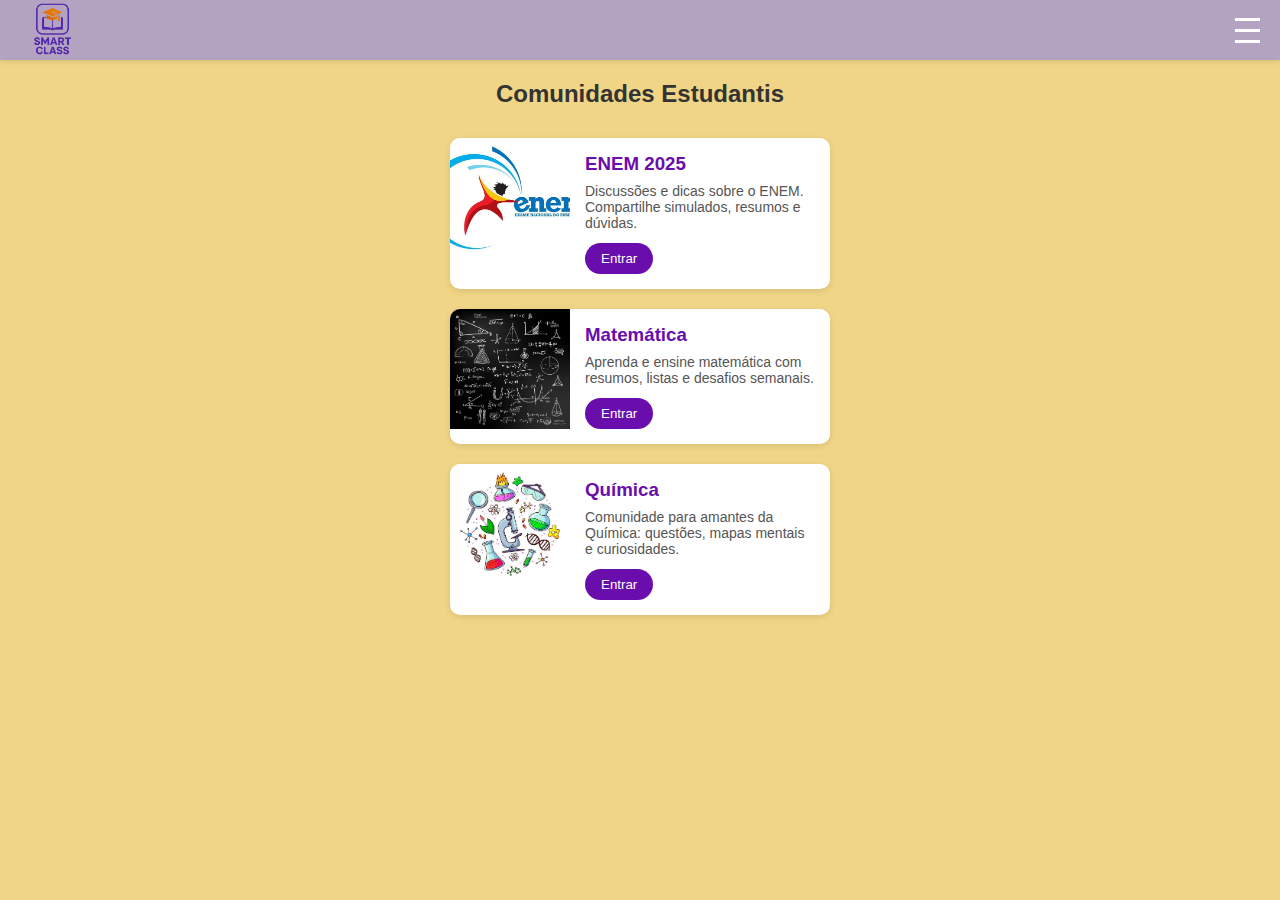
<file: comunidades.html>
<!DOCTYPE html>
<html lang="pt-br">
<head>
  <meta charset="UTF-8" />
  <meta name="viewport" content="width=device-width, initial-scale=1.0"/>
  <title>SmartClass</title>
  <link rel="stylesheet" href="style.css" />
  <script src="script.js"></script>
  <link rel="shortcut icon" href="imgs/logo.ico" type="image/x-icon" />
</head>
<body>

  <!-- Navbar -->
  <div class="navbar">
    <div class="logo">
      <a href="index.html"><img src="imgs/logo.png" alt="Logo" /></a>
    </div>
    <div class="menu-icon" onclick="toggleMenu()">
      <span></span>
      <span></span>
      <span></span>
    </div>
  </div>

  <!-- Menu lateral -->
  <div class="menu" id="menu">
    <a href="index.html"><img src="imgs/home.png" alt="Home">Home</a>
    <a href="perfil.html"><img src="imgs/perfil.png" alt="Perfil">Perfil</a>
    <a href="cursos.html"><img src="imgs/curos.png" alt="Cursos">Cursos</a>
    <a href="comunidades.html"><img src="imgs/comunidade.png" alt="Comunidades">Comunidades</a>
  </div>

  <!-- Conteúdo -->
  <div class="content">
    <h2>Comunidades Estudantis</h2>
    <div class="comunidade-lista">

      <!-- Comunidade 1 -->
      <div class="comunidade-card">
        <img src="imgs/comunidades/enem.jpeg" alt="ENEM">
        <div class="comunidade-info">
          <h3>ENEM 2025</h3>
          <p>Discussões e dicas sobre o ENEM. Compartilhe simulados, resumos e dúvidas.</p>
          <button>Entrar</button>
        </div>
      </div>

      <!-- Comunidade 2 -->
      <div class="comunidade-card">
        <img src="imgs/comunidades/matematica.jpeg" alt="Matemática">
        <div class="comunidade-info">
          <h3>Matemática</h3>
          <p>Aprenda e ensine matemática com resumos, listas e desafios semanais.</p>
          <button>Entrar</button>
        </div>
      </div>

      <!-- Comunidade 3 -->
      <div class="comunidade-card">
        <img src="imgs/comunidades/quimica.jpeg" alt="Química">
        <div class="comunidade-info">
          <h3>Química</h3>
          <p>Comunidade para amantes da Química: questões, mapas mentais e curiosidades.</p>
          <button>Entrar</button>
        </div>
      </div>

    </div>
  </div>

</body>
</html>
</file>
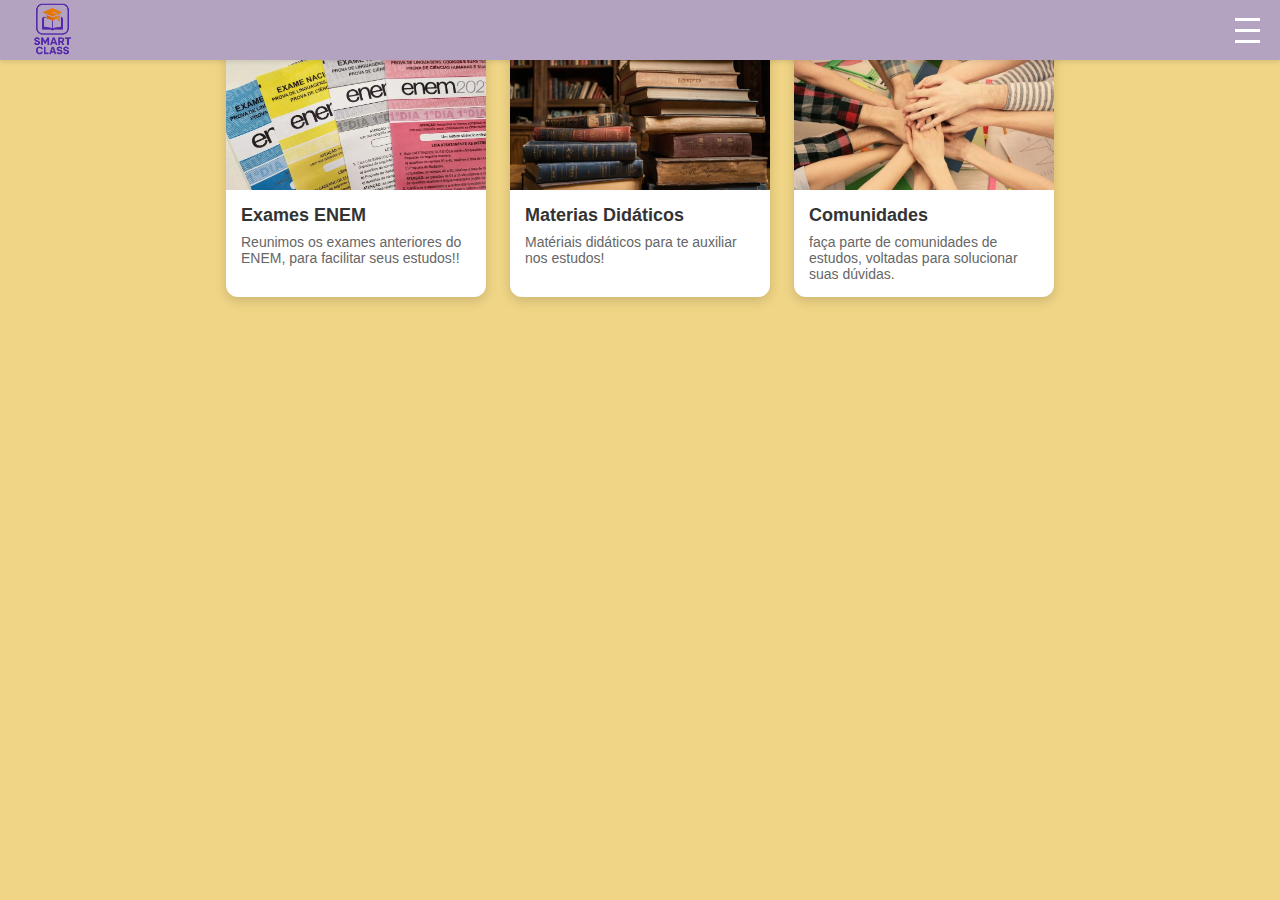
<file: cursos.html>
<!DOCTYPE html>
<html lang="pt-br">
<head>
  <meta charset="UTF-8" />
  <meta name="viewport" content="width=device-width, initial-scale=1.0"/>
  <title>SmartClass</title>
  <link rel="stylesheet" href="style.css">
  <script src="script.js"></script>
  <link rel="shortcut icon" href="imgs/logo.ico" type="image/x-icon">

</head>
<body>

  <!-- Navbar -->
  <div class="navbar">
    <div class="logo">
      <a href="index.html"><img src="imgs/logo.png" alt="Logo" /></a>
    </div>
    <div class="menu-icon" onclick="toggleMenu()">
      <span></span>
      <span></span>
      <span></span>
    </div>
  </div>

  <!-- Menu lateral -->
  <div class="menu" id="menu">
    <a href="index.html"><img src="imgs/home.png" alt="Home">Home</a>
    <a href="perfil.html"><img src="imgs/perfil.png" alt="Perfil">Perfil</a>
    <a href="cursos.html"><img src="imgs/curos.png" alt="Cursos">Conteúdo Acadêmico</a>
    <a href="comunidades.html"><img src="imgs/comunidade.png" alt="Comunidades">Comunidades</a>
  </div>


  <section class="pdf-galeria">
  <!-- Container 1 -->
  <a href="https://drive.google.com/drive/folders/1kqjpxG14A3Wy4XlEFjvHTS8zISrcQfxx?usp=sharing"
     class="pdf-card" target="_blank" rel="noopener noreferrer">
    <img src="imgs/containers/enem.webp" alt="Exames ENEM" class="pdf-imagem">
    <div class="pdf-descricao">
      <h3>Exames ENEM</h3>
      <p>Reunimos os exames anteriores do ENEM, para facilitar seus estudos!!</p>
    </div>
  </a>

  <!-- Container 2 -->
  <a href="https://drive.google.com/drive/folders/17Odv2uX0kmTLFmFusxdcR7UJq45sof-U?usp=sharing"
     class="pdf-card" target="_blank" rel="noopener noreferrer">
    <img src="imgs/containers/materialdidatico.jpg" alt="Materiais Didáticos" class="pdf-imagem">
    <div class="pdf-descricao">
      <h3>Materias Didáticos</h3>
      <p>Matériais didáticos para te auxiliar nos estudos!</p>
    </div>
  </a>

  <!-- Container 3 -->
  <a href="comunidades.html"
     class="pdf-card" target="_blank" rel="noopener noreferrer">
    <img src="imgs/containers/Comunidades.jpeg" alt="Química Essencial" class="pdf-imagem">
    <div class="pdf-descricao">
      <h3>Comunidades</h3>
      <p>faça parte de comunidades de estudos, voltadas para solucionar suas dúvidas.</p>
    </div>
  </a>

</section>

</body>
</html>
</file>
<file: style.css>
* {
  margin: 0;
  padding: 0;
  box-sizing: border-box;
}

body {
  font-family: Arial, sans-serif;
  background-color: #f0d586;
}

/* GALERIA PDF */
.pdf-galeria {
  display: flex;
  flex-wrap: wrap;
  gap: 24px;
  justify-content: center;
  padding: 40px 20px;
}

.pdf-card {
  width: 260px;
  text-decoration: none;
  color: inherit;
  border-radius: 12px;
  overflow: hidden;
  background-color: #fff;
  box-shadow: 0 4px 12px rgba(0, 0, 0, 0.15);
  transition: transform 0.3s, box-shadow 0.3s;
}

.pdf-card:hover {
  transform: scale(1.03);
  box-shadow: 0 6px 16px rgba(0, 0, 0, 0.2);
}

.pdf-imagem {
  width: 100%;
  height: 150px;
  object-fit: cover;
  display: block;
}

.pdf-descricao {
  padding: 15px;
}

.pdf-descricao h3 {
  margin: 0 0 8px;
  font-size: 18px;
  color: #333;
}

.pdf-descricao p {
  margin: 0;
  font-size: 14px;
  color: #666;
}

/* NAVBAR */
.navbar {
  position: fixed;
  top: 0;
  left: 0;
  width: 100%;
  height: 60px;
  background-color: #b4a3c0;
  display: flex;
  justify-content: space-between;
  align-items: center;
  padding: 0 20px;
  box-shadow: 0 2px 4px rgba(0, 0, 0, 0.1);
  z-index: 1000;
}

.logo img {
  height: 65px;
  width: auto;
}

.menu-icon {
  display: flex;
  flex-direction: column;
  justify-content: center;
  cursor: pointer;
}

.menu-icon span {
  width: 25px;
  height: 3px;
  background: #fff;
  margin: 4px 0;
}

/* MENU LATERAL */
.menu {
  position: absolute;
  top: 60px;
  right: 0;
  background: white;
  width: 220px;
  display: none;
  flex-direction: column;
  box-shadow: 0 4px 8px rgba(0, 0, 0, 0.1);
  z-index: 1001;
}

.menu a {
  display: flex;
  align-items: center;
  padding: 15px;
  border-bottom: 1px solid #eee;
  text-decoration: none;
  color: #333;
}

.menu a:hover {
  background: #f0f0f0;
}

.menu a img {
  width: 24px;
  height: 24px;
  margin-right: 10px;
}

/* FEED */
.content {
  padding-top: 80px; /* Corrigido: evita que a navbar sobreponha */
  max-width: 400px;
  margin: auto;
}

.post {
  background: #fff;
  border-radius: 10px;
  margin: 15px 5px;
  box-shadow: 0 2px 5px rgba(0, 0, 0, 0.1);
  overflow: hidden;
}

.post-header {
  display: flex;
  align-items: center;
  padding: 10px 15px;
}

.post-header img {
  width: 40px;
  height: 40px;
  border-radius: 50%;
  margin-right: 10px;
}

.post-header span {
  font-weight: bold;
}

.post-img {
  width: 100%;
  height: auto;
}

.post-content {
  padding: 10px 15px;
}

.post-icons {
  display: flex;
  gap: 15px;
  font-size: 20px;
  margin-bottom: 10px;
}

.post-caption {
  font-size: 14px;
}
/* COMUNIDADES - Página de comunidades estudantis */

.content h2 {
  text-align: center;
  margin-bottom: 30px;
  color: #333;
}

.comunidade-lista {
  display: flex;
  flex-direction: column;
  gap: 20px;
  padding: 0 10px;
  margin-top: 20px;
}

.comunidade-card {
  display: flex;
  background: #fff;
  border-radius: 10px;
  box-shadow: 0 2px 6px rgba(0,0,0,0.1);
  overflow: hidden;
}

.comunidade-card img {
  width: 120px;
  height: 120px;
  object-fit: cover;
}

.comunidade-info {
  padding: 15px;
  flex: 1;
}

.comunidade-info h3 {
  margin-bottom: 8px;
  color: #6a0dad;
}

.comunidade-info p {
  font-size: 14px;
  color: #555;
  margin-bottom: 12px;
}

.comunidade-info button {
  background-color: #6a0dad;
  color: white;
  border: none;
  padding: 8px 16px;
  border-radius: 20px;
  cursor: pointer;
  transition: background 0.3s ease;
}

.comunidade-info button:hover {
  background-color: #5a0db0;
}

@media (max-width: 600px) {
  .comunidade-card {
    flex-direction: column;
    align-items: center;
  }

  .comunidade-card img {
    width: 100%;
    height: 180px;
  }

  .comunidade-info {
    text-align: center;
  }
}

/* RESPONSIVO */
@media (max-width: 600px) {
  .post {
    margin: 20px 10px;
  }
}
</file>
